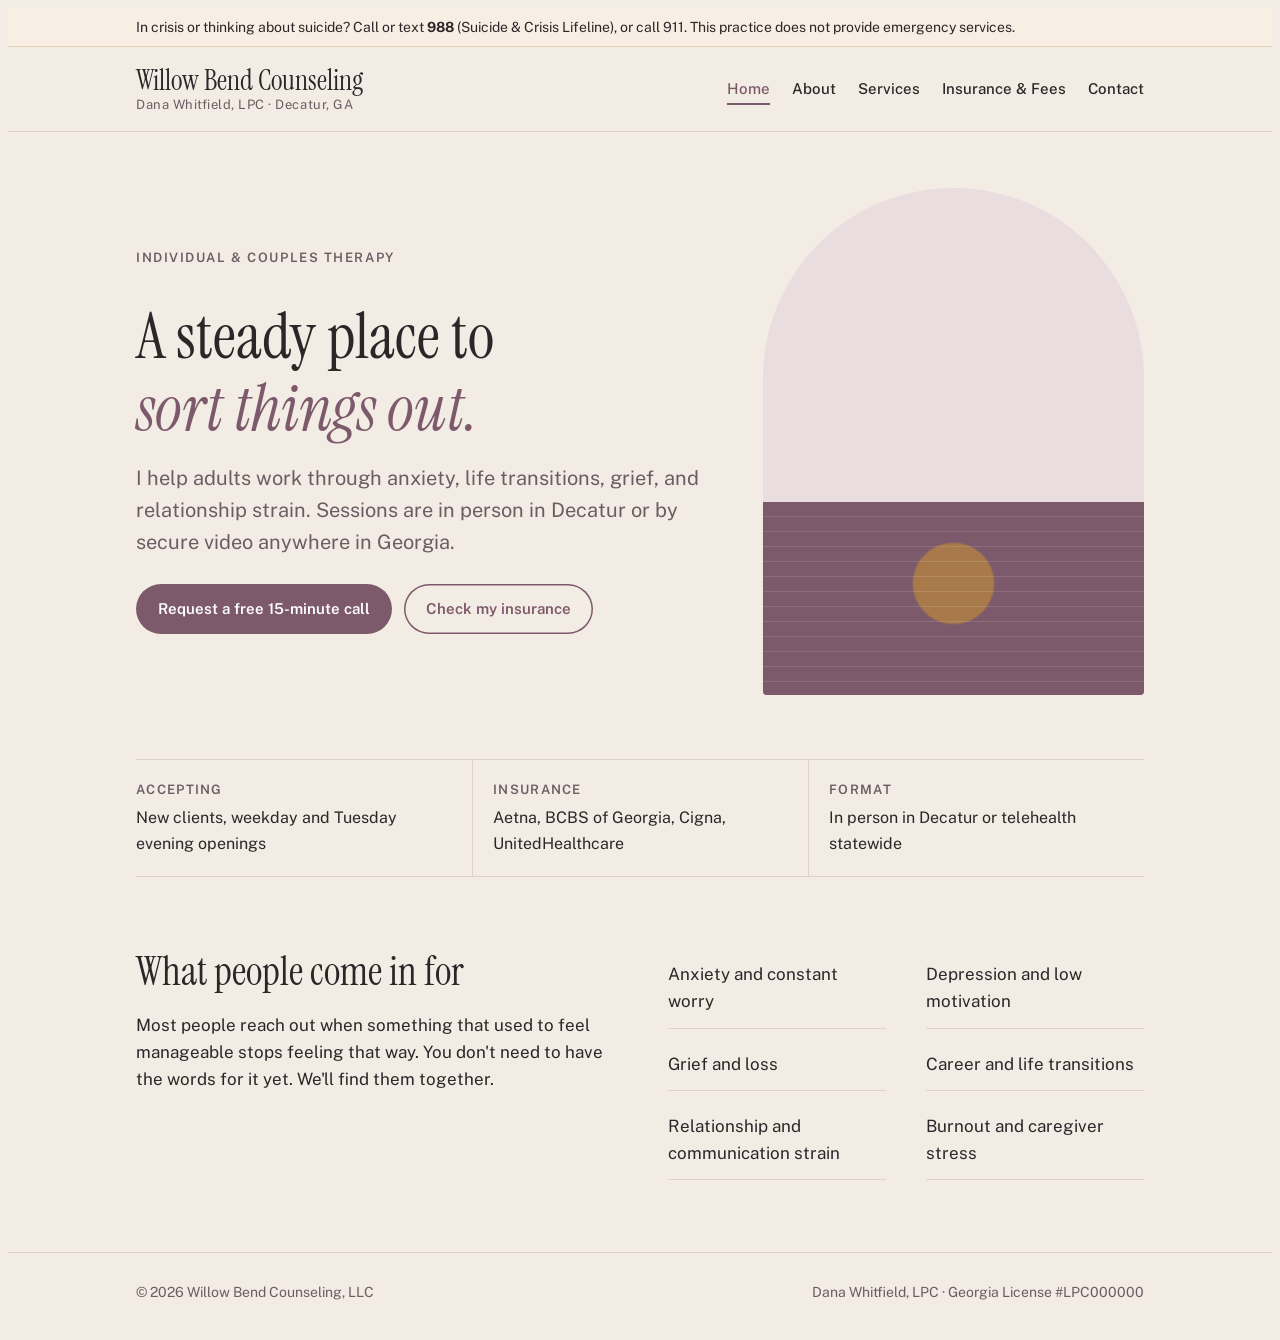
<file: index.html>
<!doctype html>
<html lang="en">
<head>
<meta charset="utf-8">
<meta name="viewport" content="width=device-width, initial-scale=1">
<title>Willow Bend Counseling | Therapy in Decatur, GA</title>
<meta name="description" content="Individual and couples therapy in Decatur, GA and by telehealth across Georgia. Dana Whitfield, LPC. Accepting Aetna, BCBS of Georgia, Cigna, and UnitedHealthcare.">
<link rel="icon" href="favicon.svg" type="image/svg+xml">
<link rel="preconnect" href="https://fonts.googleapis.com">
<link rel="preconnect" href="https://fonts.gstatic.com" crossorigin>
<link rel="stylesheet" href="https://fonts.googleapis.com/css2?family=Instrument+Serif:ital@0;1&family=Public+Sans:wght@400;500;600&display=swap">
<link rel="stylesheet" href="styles.css">
</head>
<body>
<a class="skip" href="#main">Skip to main content</a>

<div class="crisis" role="note">
  <div class="wrap">In crisis or thinking about suicide? Call or text <strong>988</strong> (Suicide &amp; Crisis Lifeline), or call 911. This practice does not provide emergency services.</div>
</div>

<header class="site">
  <div class="wrap">
    <a class="brand" href="index.html"><b>Willow Bend Counseling</b><span>Dana Whitfield, LPC · Decatur, GA</span></a>
    <nav aria-label="Main">
      <ul>
        <li><a href="index.html" aria-current="page">Home</a></li>
        <li><a href="about.html">About</a></li>
        <li><a href="services.html">Services</a></li>
        <li><a href="insurance-fees.html">Insurance &amp; Fees</a></li>
        <li><a href="contact.html">Contact</a></li>
      </ul>
    </nav>
  </div>
</header>

<main id="main" class="wrap" tabindex="-1">

    <div class="hero">
      <div class="stack">
        <p class="eyebrow">Individual &amp; couples therapy</p>
        <h1>A steady place to <em class="soft">sort things out.</em></h1>
        <p class="lede">I help adults work through anxiety, life transitions, grief, and relationship strain. Sessions are in person in Decatur or by secure video anywhere in Georgia.</p>
        <div class="actions">
          <a class="btn" href="contact.html">Request a free 15-minute call</a>
          <a class="btn ghost" href="insurance-fees.html">Check my insurance</a>
        </div>
      </div>
      <div class="arch" aria-hidden="true"></div>
    </div>

    <dl class="facts">
      <div><dt>Accepting</dt><dd>New clients, weekday and Tuesday evening openings</dd></div>
      <div><dt>Insurance</dt><dd>Aetna, BCBS of Georgia, Cigna, UnitedHealthcare</dd></div>
      <div><dt>Format</dt><dd>In person in Decatur or telehealth statewide</dd></div>
    </dl>

    <section class="block" aria-labelledby="help-h">
      <div class="two">
        <div class="stack">
          <h2 id="help-h">What people come in for</h2>
          <p>Most people reach out when something that used to feel manageable stops feeling that way. You don't need to have the words for it yet. We'll find them together.</p>
        </div>
        <ul class="help-list">
          <li>Anxiety and constant worry</li>
          <li>Depression and low motivation</li>
          <li>Grief and loss</li>
          <li>Career and life transitions</li>
          <li>Relationship and communication strain</li>
          <li>Burnout and caregiver stress</li>
        </ul>
      </div>
    </section>
</main>

<footer>
  <div class="wrap">
    <span>© 2026 Willow Bend Counseling, LLC</span>
    <span>Dana Whitfield, LPC · Georgia License #LPC000000</span>
  </div>
</footer>

</body>
</html>
</file>
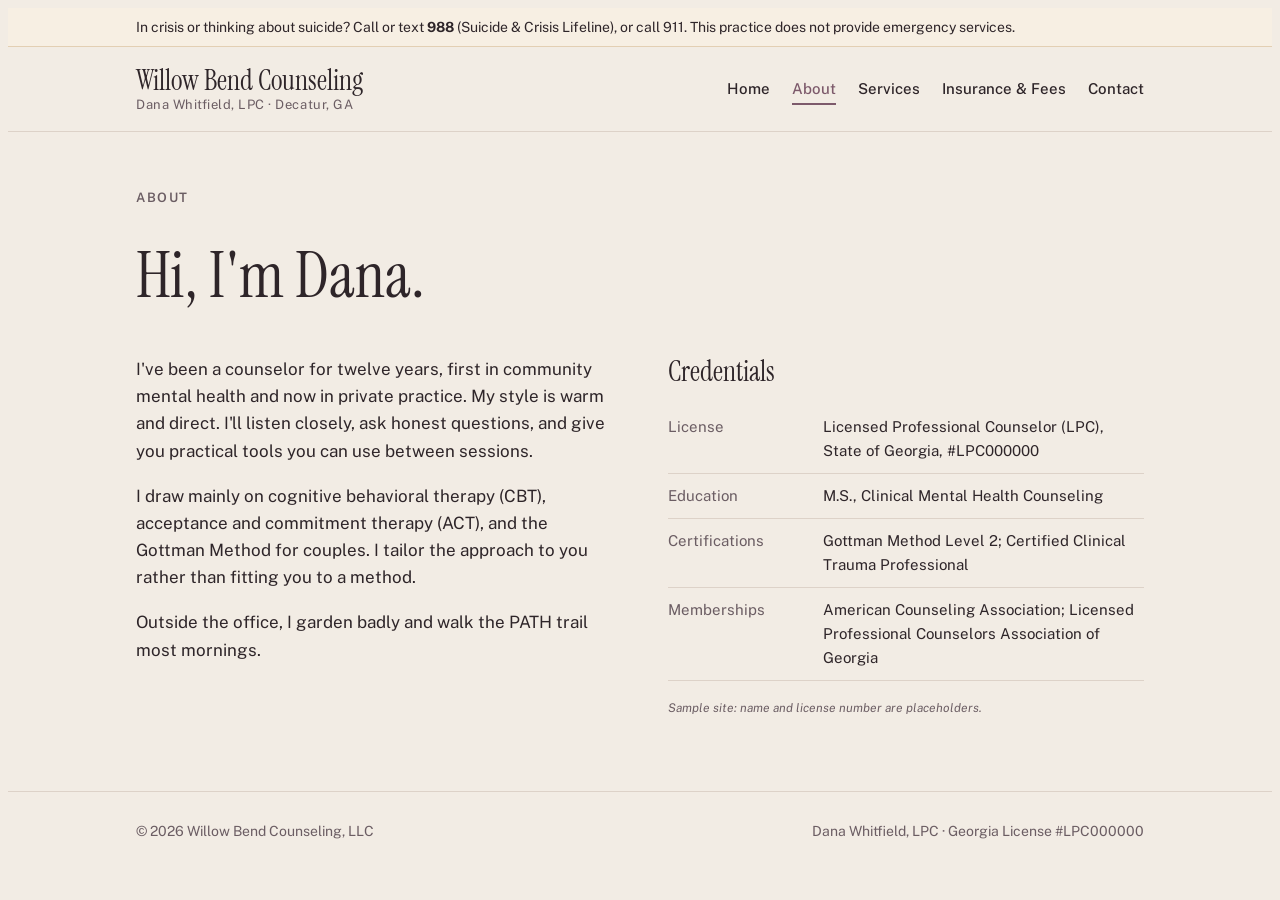
<file: about.html>
<!doctype html>
<html lang="en">
<head>
<meta charset="utf-8">
<meta name="viewport" content="width=device-width, initial-scale=1">
<title>About Dana Whitfield, LPC | Willow Bend Counseling</title>
<meta name="description" content="Meet Dana Whitfield, a Licensed Professional Counselor in Decatur, GA with twelve years of experience using CBT, ACT, and the Gottman Method.">
<link rel="icon" href="favicon.svg" type="image/svg+xml">
<link rel="preconnect" href="https://fonts.googleapis.com">
<link rel="preconnect" href="https://fonts.gstatic.com" crossorigin>
<link rel="stylesheet" href="https://fonts.googleapis.com/css2?family=Instrument+Serif:ital@0;1&family=Public+Sans:wght@400;500;600&display=swap">
<link rel="stylesheet" href="styles.css">
</head>
<body>
<a class="skip" href="#main">Skip to main content</a>

<div class="crisis" role="note">
  <div class="wrap">In crisis or thinking about suicide? Call or text <strong>988</strong> (Suicide &amp; Crisis Lifeline), or call 911. This practice does not provide emergency services.</div>
</div>

<header class="site">
  <div class="wrap">
    <a class="brand" href="index.html"><b>Willow Bend Counseling</b><span>Dana Whitfield, LPC · Decatur, GA</span></a>
    <nav aria-label="Main">
      <ul>
        <li><a href="index.html">Home</a></li>
        <li><a href="about.html" aria-current="page">About</a></li>
        <li><a href="services.html">Services</a></li>
        <li><a href="insurance-fees.html">Insurance &amp; Fees</a></li>
        <li><a href="contact.html">Contact</a></li>
      </ul>
    </nav>
  </div>
</header>

<main id="main" class="wrap" tabindex="-1">

    <div class="page-head stack">
      <p class="eyebrow">About</p>
      <h1>Hi, I'm Dana.</h1>
    </div>
    <div class="two">
      <div class="stack">
        <p>I've been a counselor for twelve years, first in community mental health and now in private practice. My style is warm and direct. I'll listen closely, ask honest questions, and give you practical tools you can use between sessions.</p>
        <p>I draw mainly on cognitive behavioral therapy (CBT), acceptance and commitment therapy (ACT), and the Gottman Method for couples. I tailor the approach to you rather than fitting you to a method.</p>
        <p>Outside the office, I garden badly and walk the PATH trail most mornings.</p>
      </div>
      <div class="stack">
        <h2 style="font-size:28px">Credentials</h2>
        <ul class="creds">
          <li><span>License</span><span>Licensed Professional Counselor (LPC), State of Georgia, #LPC000000</span></li>
          <li><span>Education</span><span>M.S., Clinical Mental Health Counseling</span></li>
          <li><span>Certifications</span><span>Gottman Method Level 2; Certified Clinical Trauma Professional</span></li>
          <li><span>Memberships</span><span>American Counseling Association; Licensed Professional Counselors Association of Georgia</span></li>
        </ul>
        <p class="sample">Sample site: name and license number are placeholders.</p>
      </div>
    </div>
</main>

<footer>
  <div class="wrap">
    <span>© 2026 Willow Bend Counseling, LLC</span>
    <span>Dana Whitfield, LPC · Georgia License #LPC000000</span>
  </div>
</footer>

</body>
</html>
</file>
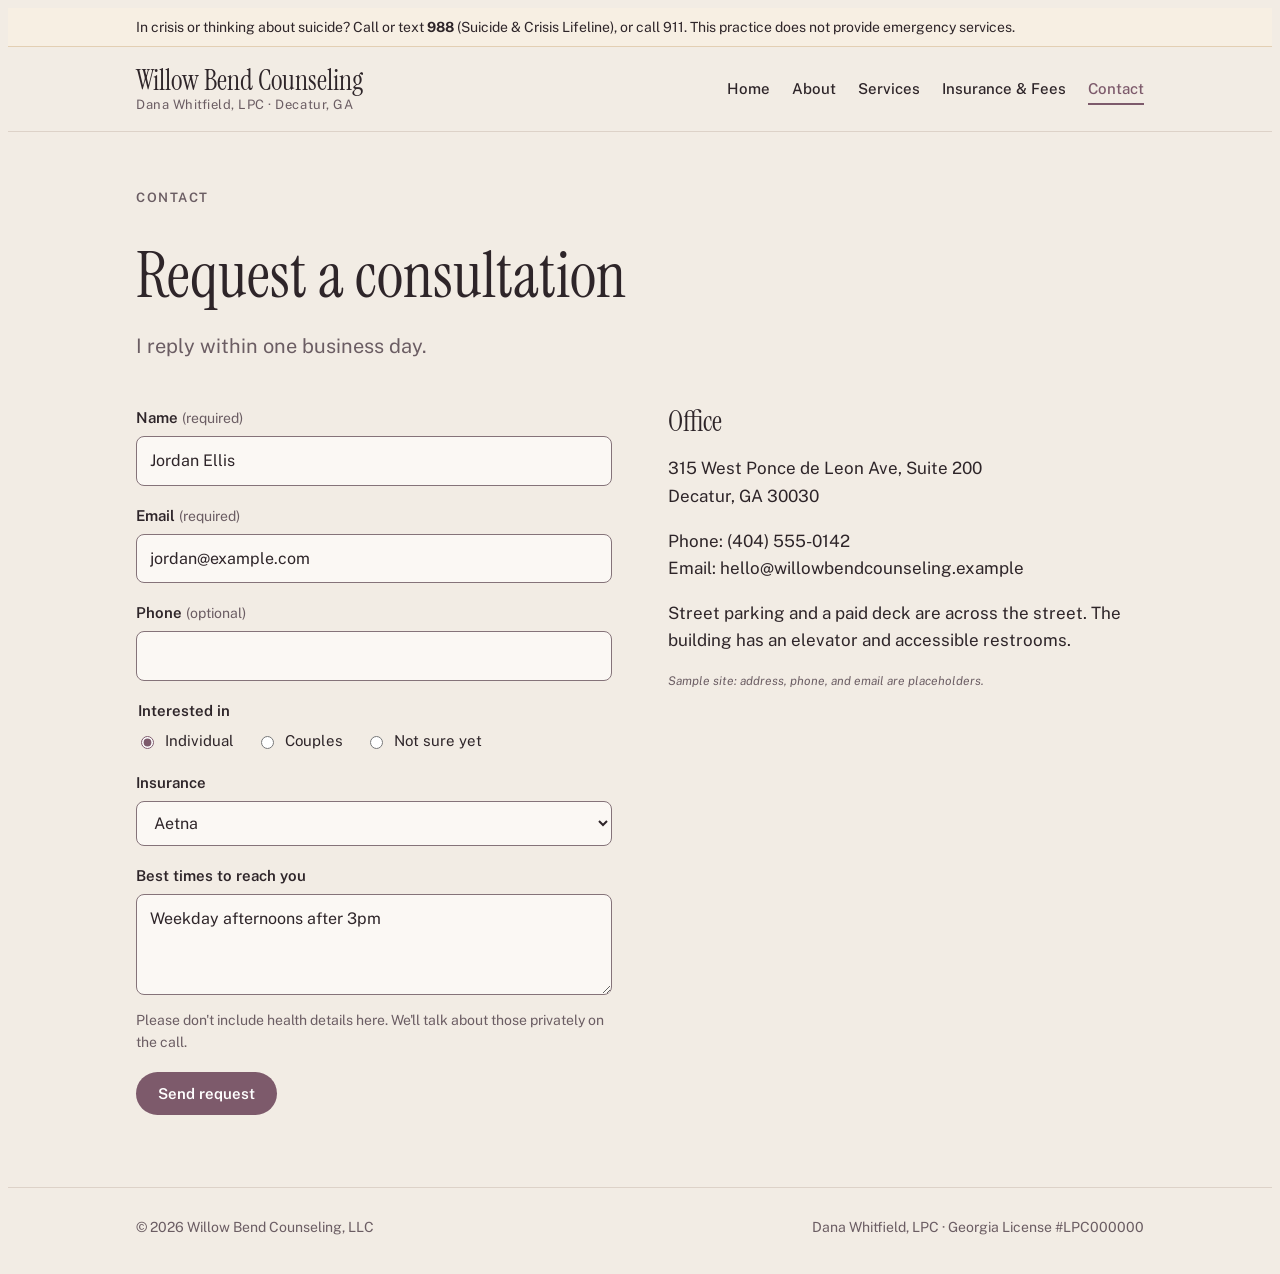
<file: contact.html>
<!doctype html>
<html lang="en">
<head>
<meta charset="utf-8">
<meta name="viewport" content="width=device-width, initial-scale=1">
<title>Contact | Willow Bend Counseling</title>
<meta name="description" content="Request a free 15-minute consultation with Willow Bend Counseling in Decatur, GA.">
<link rel="icon" href="favicon.svg" type="image/svg+xml">
<link rel="preconnect" href="https://fonts.googleapis.com">
<link rel="preconnect" href="https://fonts.gstatic.com" crossorigin>
<link rel="stylesheet" href="https://fonts.googleapis.com/css2?family=Instrument+Serif:ital@0;1&family=Public+Sans:wght@400;500;600&display=swap">
<link rel="stylesheet" href="styles.css">
</head>
<body>
<a class="skip" href="#main">Skip to main content</a>

<div class="crisis" role="note">
  <div class="wrap">In crisis or thinking about suicide? Call or text <strong>988</strong> (Suicide &amp; Crisis Lifeline), or call 911. This practice does not provide emergency services.</div>
</div>

<header class="site">
  <div class="wrap">
    <a class="brand" href="index.html"><b>Willow Bend Counseling</b><span>Dana Whitfield, LPC · Decatur, GA</span></a>
    <nav aria-label="Main">
      <ul>
        <li><a href="index.html">Home</a></li>
        <li><a href="about.html">About</a></li>
        <li><a href="services.html">Services</a></li>
        <li><a href="insurance-fees.html">Insurance &amp; Fees</a></li>
        <li><a href="contact.html" aria-current="page">Contact</a></li>
      </ul>
    </nav>
  </div>
</header>

<main id="main" class="wrap" tabindex="-1">

    <div class="page-head stack">
      <p class="eyebrow">Contact</p>
      <h1>Request a consultation</h1>
      <p class="lede">I reply within one business day.</p>
    </div>
    <div class="two">
      <form id="contact-form" novalidate>
        <div><label for="cf-name">Name <span class="hint">(required)</span></label><input id="cf-name" name="name" autocomplete="name" required aria-required="true" value="Jordan Ellis"></div>
        <div><label for="cf-email">Email <span class="hint">(required)</span></label><input id="cf-email" name="email" type="email" autocomplete="email" required aria-required="true" value="jordan@example.com"></div>
        <div><label for="cf-phone">Phone <span class="hint">(optional)</span></label><input id="cf-phone" name="phone" type="tel" autocomplete="tel"></div>
        <fieldset>
          <legend>Interested in</legend>
          <div class="radios">
            <label><input type="radio" id="cf-ind" name="type" value="individual" checked> Individual</label>
            <label><input type="radio" id="cf-cou" name="type" value="couples"> Couples</label>
            <label><input type="radio" id="cf-unsure" name="type" value="unsure"> Not sure yet</label>
          </div>
        </fieldset>
        <div>
          <label for="cf-ins">Insurance</label>
          <select id="cf-ins" name="insurance">
            <option>Aetna</option><option>BCBS of Georgia</option><option>Cigna</option><option>UnitedHealthcare / Optum</option><option>Other / self-pay</option>
          </select>
        </div>
        <div>
          <label for="cf-msg">Best times to reach you</label>
          <textarea id="cf-msg" name="message" rows="3" aria-describedby="cf-msg-hint">Weekday afternoons after 3pm</textarea>
          <p id="cf-msg-hint" class="hint" style="margin-top:6px">Please don't include health details here. We'll talk about those privately on the call.</p>
        </div>
        <div><button class="btn" type="submit">Send request</button></div>
        <p id="cf-status" class="status" role="status" aria-live="polite"></p>
      </form>
      <div class="stack">
        <h2 style="font-size:28px">Office</h2>
        <p>315 West Ponce de Leon Ave, Suite 200<br>Decatur, GA 30030</p>
        <p>Phone: (404) 555-0142<br>Email: hello@willowbendcounseling.example</p>
        <p>Street parking and a paid deck are across the street. The building has an elevator and accessible restrooms.</p>
        <p class="sample">Sample site: address, phone, and email are placeholders.</p>
      </div>
    </div>
</main>

<footer>
  <div class="wrap">
    <span>© 2026 Willow Bend Counseling, LLC</span>
    <span>Dana Whitfield, LPC · Georgia License #LPC000000</span>
  </div>
</footer>
<script src="contact.js"></script>
</body>
</html>
</file>
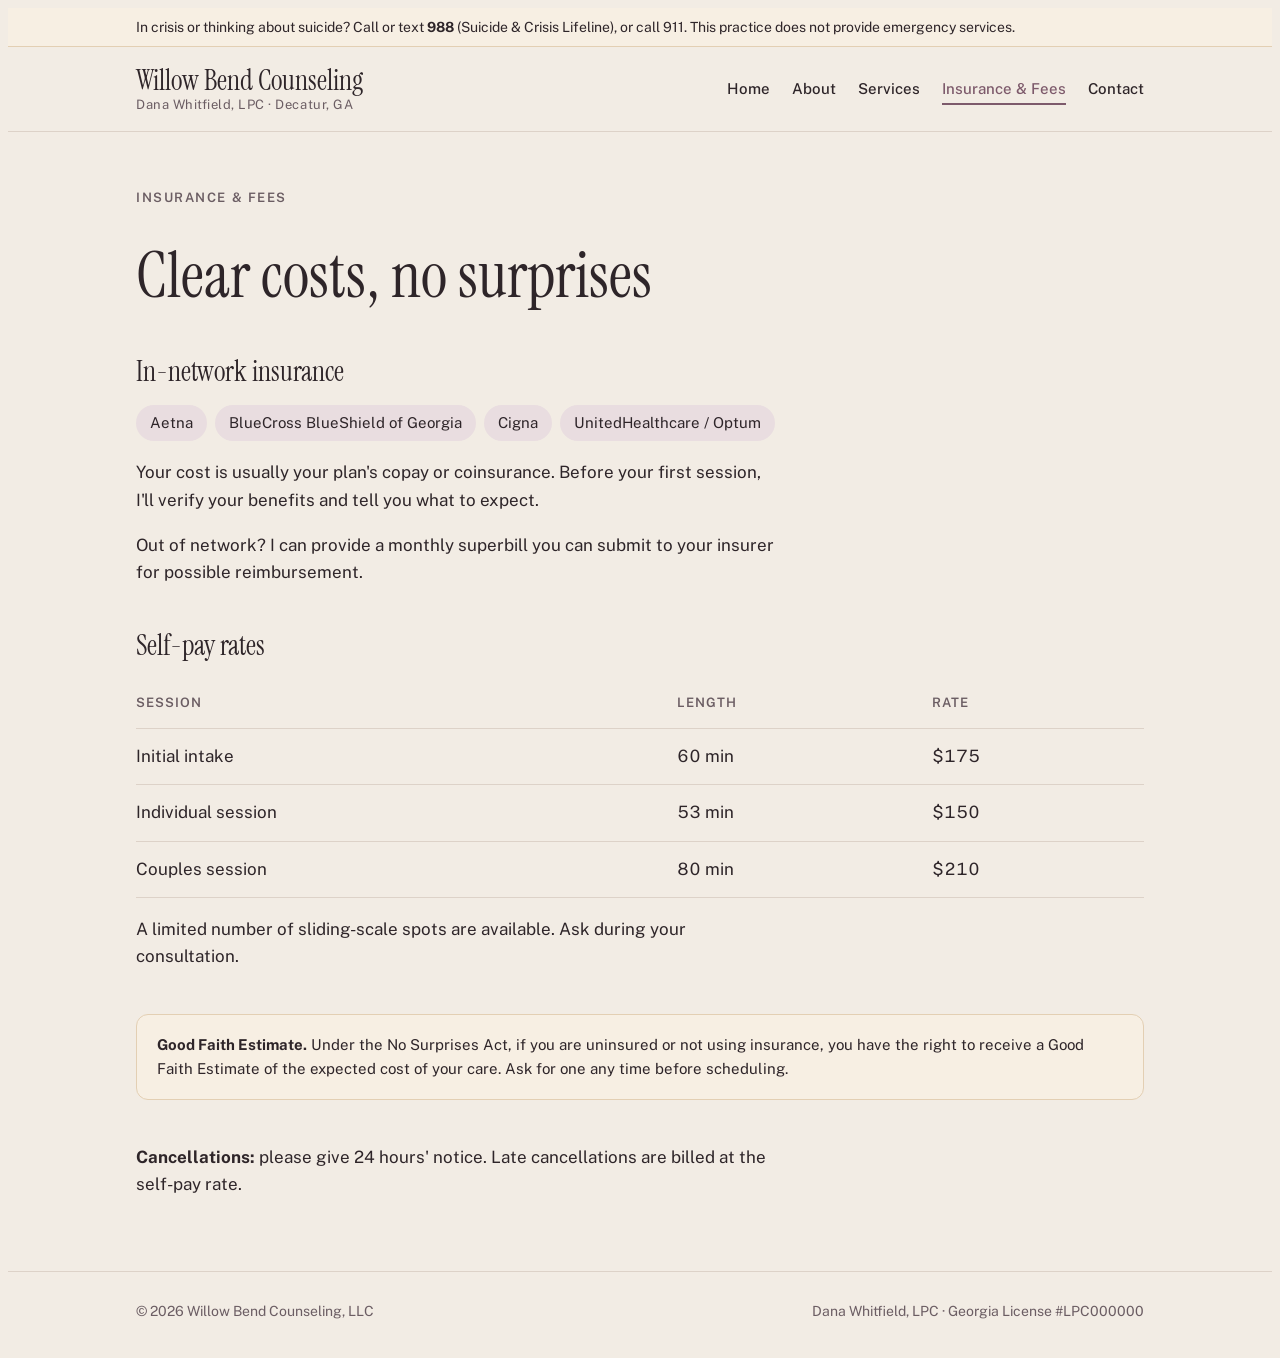
<file: insurance-fees.html>
<!doctype html>
<html lang="en">
<head>
<meta charset="utf-8">
<meta name="viewport" content="width=device-width, initial-scale=1">
<title>Insurance & Fees | Willow Bend Counseling</title>
<meta name="description" content="In-network with Aetna, BCBS of Georgia, Cigna, and UnitedHealthcare. Self-pay rates, superbills, sliding scale, and Good Faith Estimates.">
<link rel="icon" href="favicon.svg" type="image/svg+xml">
<link rel="preconnect" href="https://fonts.googleapis.com">
<link rel="preconnect" href="https://fonts.gstatic.com" crossorigin>
<link rel="stylesheet" href="https://fonts.googleapis.com/css2?family=Instrument+Serif:ital@0;1&family=Public+Sans:wght@400;500;600&display=swap">
<link rel="stylesheet" href="styles.css">
</head>
<body>
<a class="skip" href="#main">Skip to main content</a>

<div class="crisis" role="note">
  <div class="wrap">In crisis or thinking about suicide? Call or text <strong>988</strong> (Suicide &amp; Crisis Lifeline), or call 911. This practice does not provide emergency services.</div>
</div>

<header class="site">
  <div class="wrap">
    <a class="brand" href="index.html"><b>Willow Bend Counseling</b><span>Dana Whitfield, LPC · Decatur, GA</span></a>
    <nav aria-label="Main">
      <ul>
        <li><a href="index.html">Home</a></li>
        <li><a href="about.html">About</a></li>
        <li><a href="services.html">Services</a></li>
        <li><a href="insurance-fees.html" aria-current="page">Insurance &amp; Fees</a></li>
        <li><a href="contact.html">Contact</a></li>
      </ul>
    </nav>
  </div>
</header>

<main id="main" class="wrap" tabindex="-1">

    <div class="page-head stack">
      <p class="eyebrow">Insurance &amp; fees</p>
      <h1>Clear costs, no surprises</h1>
    </div>
    <div class="stack" style="gap:44px">
      <section class="stack" aria-labelledby="ins-h">
        <h2 id="ins-h" style="font-size:28px">In-network insurance</h2>
        <ul class="chips">
          <li>Aetna</li><li>BlueCross BlueShield of Georgia</li><li>Cigna</li><li>UnitedHealthcare / Optum</li>
        </ul>
        <p>Your cost is usually your plan's copay or coinsurance. Before your first session, I'll verify your benefits and tell you what to expect.</p>
        <p>Out of network? I can provide a monthly superbill you can submit to your insurer for possible reimbursement.</p>
      </section>
      <section class="stack" aria-labelledby="rate-h">
        <h2 id="rate-h" style="font-size:28px">Self-pay rates</h2>
        <div class="table-wrap">
          <table>
            <thead><tr><th scope="col">Session</th><th scope="col">Length</th><th scope="col">Rate</th></tr></thead>
            <tbody>
              <tr><td>Initial intake</td><td>60 min</td><td class="num">$175</td></tr>
              <tr><td>Individual session</td><td>53 min</td><td class="num">$150</td></tr>
              <tr><td>Couples session</td><td>80 min</td><td class="num">$210</td></tr>
            </tbody>
          </table>
        </div>
        <p>A limited number of sliding-scale spots are available. Ask during your consultation.</p>
      </section>
      <div class="callout"><strong>Good Faith Estimate.</strong> Under the No Surprises Act, if you are uninsured or not using insurance, you have the right to receive a Good Faith Estimate of the expected cost of your care. Ask for one any time before scheduling.</div>
      <p><strong>Cancellations:</strong> please give 24 hours' notice. Late cancellations are billed at the self-pay rate.</p>
    </div>
</main>

<footer>
  <div class="wrap">
    <span>© 2026 Willow Bend Counseling, LLC</span>
    <span>Dana Whitfield, LPC · Georgia License #LPC000000</span>
  </div>
</footer>

</body>
</html>
</file>
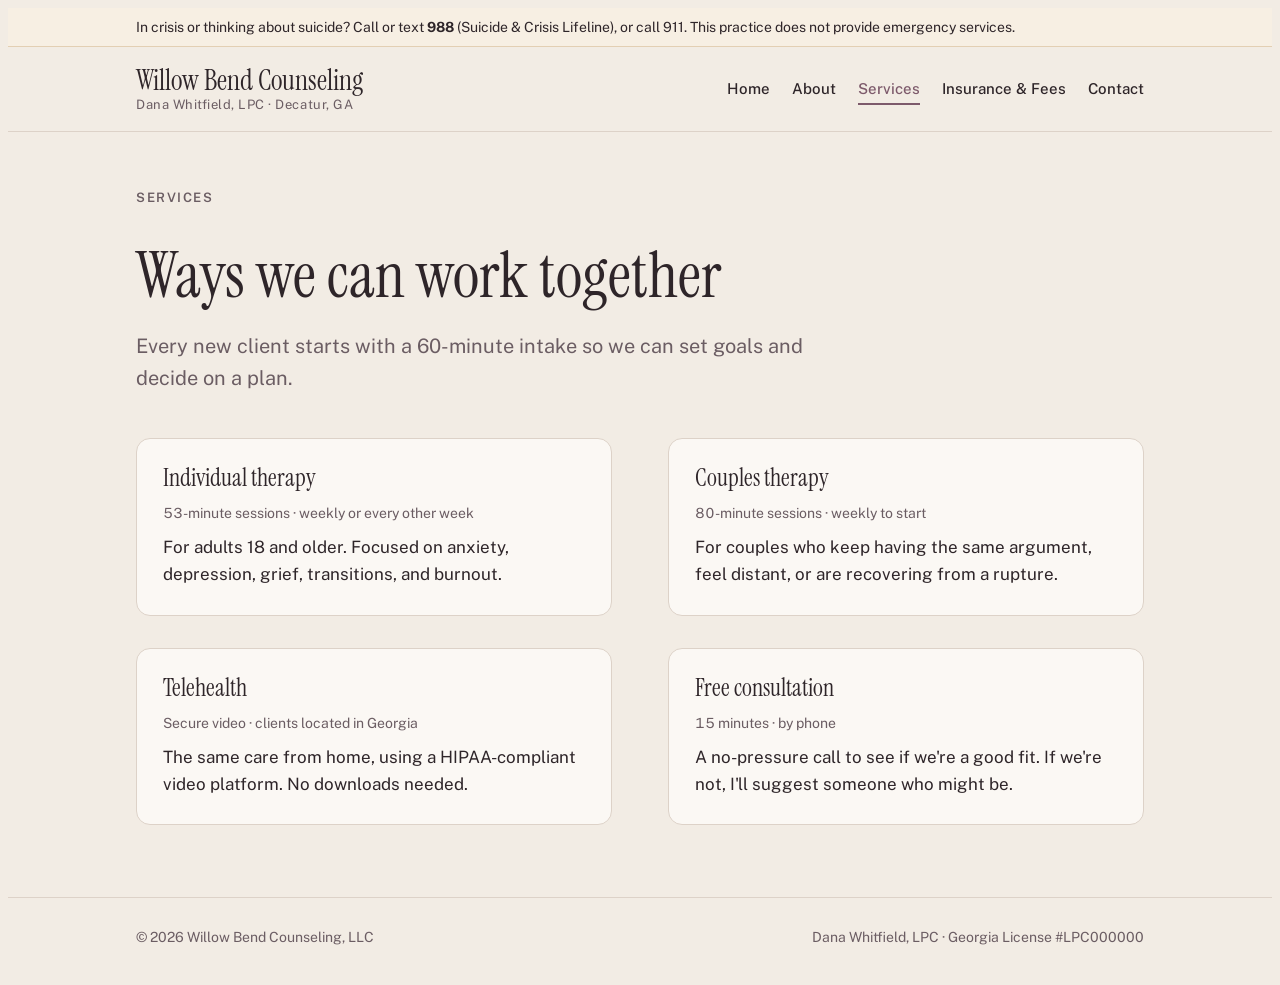
<file: services.html>
<!doctype html>
<html lang="en">
<head>
<meta charset="utf-8">
<meta name="viewport" content="width=device-width, initial-scale=1">
<title>Services | Willow Bend Counseling</title>
<meta name="description" content="Individual therapy, couples therapy, telehealth across Georgia, and free 15-minute consultations.">
<link rel="icon" href="favicon.svg" type="image/svg+xml">
<link rel="preconnect" href="https://fonts.googleapis.com">
<link rel="preconnect" href="https://fonts.gstatic.com" crossorigin>
<link rel="stylesheet" href="https://fonts.googleapis.com/css2?family=Instrument+Serif:ital@0;1&family=Public+Sans:wght@400;500;600&display=swap">
<link rel="stylesheet" href="styles.css">
</head>
<body>
<a class="skip" href="#main">Skip to main content</a>

<div class="crisis" role="note">
  <div class="wrap">In crisis or thinking about suicide? Call or text <strong>988</strong> (Suicide &amp; Crisis Lifeline), or call 911. This practice does not provide emergency services.</div>
</div>

<header class="site">
  <div class="wrap">
    <a class="brand" href="index.html"><b>Willow Bend Counseling</b><span>Dana Whitfield, LPC · Decatur, GA</span></a>
    <nav aria-label="Main">
      <ul>
        <li><a href="index.html">Home</a></li>
        <li><a href="about.html">About</a></li>
        <li><a href="services.html" aria-current="page">Services</a></li>
        <li><a href="insurance-fees.html">Insurance &amp; Fees</a></li>
        <li><a href="contact.html">Contact</a></li>
      </ul>
    </nav>
  </div>
</header>

<main id="main" class="wrap" tabindex="-1">

    <div class="page-head stack">
      <p class="eyebrow">Services</p>
      <h1>Ways we can work together</h1>
      <p class="lede">Every new client starts with a 60-minute intake so we can set goals and decide on a plan.</p>
    </div>
    <div class="two">
      <article class="card">
        <h2 class="card-title">Individual therapy</h2>
        <p class="meta">53-minute sessions · weekly or every other week</p>
        <p>For adults 18 and older. Focused on anxiety, depression, grief, transitions, and burnout.</p>
      </article>
      <article class="card">
        <h2 class="card-title">Couples therapy</h2>
        <p class="meta">80-minute sessions · weekly to start</p>
        <p>For couples who keep having the same argument, feel distant, or are recovering from a rupture.</p>
      </article>
      <article class="card">
        <h2 class="card-title">Telehealth</h2>
        <p class="meta">Secure video · clients located in Georgia</p>
        <p>The same care from home, using a HIPAA-compliant video platform. No downloads needed.</p>
      </article>
      <article class="card">
        <h2 class="card-title">Free consultation</h2>
        <p class="meta">15 minutes · by phone</p>
        <p>A no-pressure call to see if we're a good fit. If we're not, I'll suggest someone who might be.</p>
      </article>
    </div>
</main>

<footer>
  <div class="wrap">
    <span>© 2026 Willow Bend Counseling, LLC</span>
    <span>Dana Whitfield, LPC · Georgia License #LPC000000</span>
  </div>
</footer>

</body>
</html>
</file>
<file: styles.css>
/* Layout: quiet single column with a calm arch "window" motif on the home page; hash-routed pages like a real 5-page site */
:root {
  --bg: #f2ece4;
  --surface: #fbf8f4;
  --ink: #2e2529;
  --muted: #6b5d63;
  --line: #ddd2c8;
  --field: #857379;
  --error: #b3261e;
  --accent: #7d5a6b;
  --accent-ink: #ffffff;
  --soft: #e9dde0;
  --sun: #a8794a;
  --notice: #f7efe3;
  --notice-line: #e3cfb3;
  --display: "Instrument Serif", "Iowan Old Style", Georgia, serif;
  --body: "Public Sans", "Segoe UI", system-ui, -apple-system, sans-serif;
}
@media (prefers-color-scheme: dark) {
  :root:not([data-theme="light"]) {
    --bg: #1c1719; --surface: #261f22; --ink: #efe6e9; --muted: #b9a9b0; --line: #3a3035; --field: #8a7a81; --error: #f2a49c;
    --accent: #d4a9bc; --accent-ink: #1c1317; --soft: #33272c; --sun: #d9b08a;
    --notice: #2b2420; --notice-line: #5b4a3b; color-scheme: dark;
  }
}
:root[data-theme="dark"] {
  --bg: #1c1719; --surface: #261f22; --ink: #efe6e9; --muted: #b9a9b0; --line: #3a3035; --field: #8a7a81; --error: #f2a49c;
  --accent: #d4a9bc; --accent-ink: #1c1317; --soft: #33272c; --sun: #d9b08a;
  --notice: #2b2420; --notice-line: #5b4a3b; color-scheme: dark;
}
* { box-sizing: border-box; }
body { background: var(--bg); color: var(--ink); font-family: var(--body); font-size: 17px; line-height: 1.6; }
a { color: var(--accent); text-underline-offset: 3px; }
:focus-visible { outline: 3px solid var(--sun); outline-offset: 3px; border-radius: 2px; }
.wrap { max-width: 1040px; margin: 0 auto; padding-left: max(16px, env(safe-area-inset-left, 0px)); padding-right: max(16px, env(safe-area-inset-right, 0px)); }
.skip { position: absolute; left: -999px; top: 8px; background: var(--accent); color: var(--accent-ink); padding: 8px 14px; z-index: 20; }
.skip:focus { left: 16px; }

.crisis { background: var(--notice); border-bottom: 1px solid var(--notice-line); font-size: 14px; }
.crisis .wrap { padding-block: 8px; }

header.site { border-bottom: 1px solid var(--line); background: var(--bg); }
header.site .wrap { display: flex; flex-wrap: wrap; align-items: center; justify-content: space-between; gap: 12px 32px; padding-block: 18px; }
.brand { text-decoration: none; color: var(--ink); display: flex; flex-direction: column; line-height: 1.15; }
.brand b { font-family: var(--display); font-weight: 400; font-size: 28px; }
.brand span { font-size: 13px; color: var(--muted); letter-spacing: .04em; }
nav ul { list-style: none; display: flex; flex-wrap: wrap; gap: 4px 22px; margin: 0; padding: 0; }
nav a { color: var(--ink); text-decoration: none; font-weight: 500; font-size: 15px; padding: 6px 0; border-bottom: 2px solid transparent; }
nav a:hover { border-bottom-color: var(--line); }
nav a[aria-current="page"] { border-bottom-color: var(--accent); color: var(--accent); }

main { padding-block: 56px 72px; }
h1, h2, h3 { font-family: var(--display); font-weight: 400; text-wrap: balance; line-height: 1.12; margin: 0; }
h1 { font-size: clamp(40px, 6vw, 64px); }
h2 { font-size: clamp(30px, 4vw, 40px); }
h3 { font-size: 24px; }
h1:focus, h2:focus { outline: none; }
.eyebrow { font-size: 13px; text-transform: uppercase; letter-spacing: .12em; color: var(--muted); font-weight: 600; margin: 0 0 14px; }
p { margin: 0; max-width: 64ch; }
.stack { display: flex; flex-direction: column; gap: 18px; }
.lede { font-size: 20px; color: var(--muted); }
em.soft { font-family: var(--display); font-style: italic; color: var(--accent); }

.btn { display: inline-block; background: var(--accent); color: var(--accent-ink); text-decoration: none; padding: 13px 22px; border-radius: 999px; font-weight: 600; font-size: 15px; border: 0; cursor: pointer; font-family: inherit; }
.btn.ghost { background: transparent; color: var(--accent); box-shadow: inset 0 0 0 1.5px var(--accent); }
.actions { display: flex; flex-wrap: wrap; gap: 12px; margin-top: 8px; }

/* Home */
.hero { display: grid; grid-template-columns: 1.2fr .8fr; gap: 56px; align-items: center; }
.hero > * { min-width: 0; }
.arch { aspect-ratio: 3 / 4; max-width: 100%; border-radius: 999px 999px 18px 18px; background:
  radial-gradient(circle at 50% 78%, var(--sun) 0 9%, transparent 9.5%),
  linear-gradient(180deg, var(--soft) 0%, var(--soft) 62%, var(--accent) 62%, var(--accent) 100%);
  position: relative; overflow: hidden; }
.arch::after { content: ""; position: absolute; inset: 62% 0 0; background: repeating-linear-gradient(180deg, transparent 0 14px, rgba(255,255,255,.12) 14px 15px); }
.facts { display: grid; grid-template-columns: repeat(3, 1fr); gap: 0; border-top: 1px solid var(--line); border-bottom: 1px solid var(--line); margin-top: 64px; }
.facts div { padding: 20px 20px 20px 0; min-width: 0; }
.facts div + div { padding-left: 20px; border-left: 1px solid var(--line); }
.facts dt { font-size: 13px; text-transform: uppercase; letter-spacing: .1em; color: var(--muted); font-weight: 600; }
.facts dd { margin: 4px 0 0; font-size: 16px; }
.help-list { display: grid; grid-template-columns: repeat(2, 1fr); gap: 10px 40px; list-style: none; padding: 0; margin: 0; }
.help-list li { padding: 12px 0; border-bottom: 1px solid var(--line); }
section.block { margin-top: 72px; }

/* Interior pages */
.page-head { max-width: 720px; margin-bottom: 44px; }
.two { display: grid; grid-template-columns: 1fr 1fr; gap: 32px 56px; }
.two > * { min-width: 0; }
.card { background: var(--surface); border: 1px solid var(--line); border-radius: 14px; padding: 26px; display: flex; flex-direction: column; gap: 10px; }
.card .meta { font-size: 14px; color: var(--muted); font-variant-numeric: tabular-nums; }
.creds { list-style: none; padding: 0; margin: 0; }
.creds li { display: grid; grid-template-columns: 9.5em 1fr; gap: 12px; padding: 10px 0; border-bottom: 1px solid var(--line); font-size: 15px; }
.creds li span:first-child { color: var(--muted); }
.sample { font-size: 12px; color: var(--muted); font-style: italic; }

.table-wrap { overflow-x: auto; }
table { border-collapse: collapse; width: 100%; font-variant-numeric: tabular-nums; }
th, td { text-align: left; padding: 14px 12px 14px 0; border-bottom: 1px solid var(--line); vertical-align: top; }
th { font-size: 13px; text-transform: uppercase; letter-spacing: .08em; color: var(--muted); font-weight: 600; }
td.num { white-space: nowrap; }
.chips { display: flex; flex-wrap: wrap; gap: 8px; list-style: none; padding: 0; margin: 0; }
.chips li { background: var(--soft); padding: 6px 14px; border-radius: 999px; font-size: 15px; }
.callout { background: var(--notice); border: 1px solid var(--notice-line); border-radius: 12px; padding: 18px 20px; font-size: 15px; }

form { display: flex; flex-direction: column; gap: 18px; }
label { font-weight: 600; font-size: 15px; display: block; margin-bottom: 6px; }
.hint { font-weight: 400; color: var(--muted); font-size: 14px; }
input, select, textarea { width: 100%; font: inherit; font-size: 16px; padding: 11px 13px; border: 1.5px solid var(--field); border-radius: 8px; background: var(--surface); color: var(--ink); }
input:focus, select:focus, textarea:focus { border-color: var(--accent); outline: 2px solid var(--accent); outline-offset: 0; }
fieldset { border: 0; padding: 0; margin: 0; }
legend { font-weight: 600; font-size: 15px; margin-bottom: 6px; }
.radios { display: flex; flex-wrap: wrap; gap: 8px 22px; }
.radios label { font-weight: 400; display: flex; gap: 8px; align-items: center; margin: 0; }
.radios input { width: auto; accent-color: var(--accent); }
.status { padding: 14px 16px; border-radius: 10px; background: var(--soft); }

footer { border-top: 1px solid var(--line); font-size: 14px; color: var(--muted); }
footer .wrap { padding-block: 28px; display: flex; flex-wrap: wrap; justify-content: space-between; gap: 12px 32px; }

@media (max-width: 760px) {
  .hero, .two { grid-template-columns: 1fr; gap: 36px; }
  .arch { max-width: 260px; }
  .facts { grid-template-columns: 1fr; }
  .facts div, .facts div + div { padding: 14px 0; border-left: 0; }
  .facts div + div { border-top: 1px solid var(--line); }
  .help-list { grid-template-columns: 1fr; }
  .creds li { grid-template-columns: 1fr; gap: 2px; }
}
@media (prefers-reduced-motion: no-preference) {
  main { animation: rise .35s ease-out; }
  @keyframes rise { from { transform: translateY(6px); } to { transform: none; } }
}

.card h2.card-title { font-size: 24px; }
input[aria-invalid="true"] { border-color: var(--error); border-width: 2px; }
.status.error { background: var(--notice); border: 1px solid var(--notice-line); }
.status:empty { display: none; }
</file>
